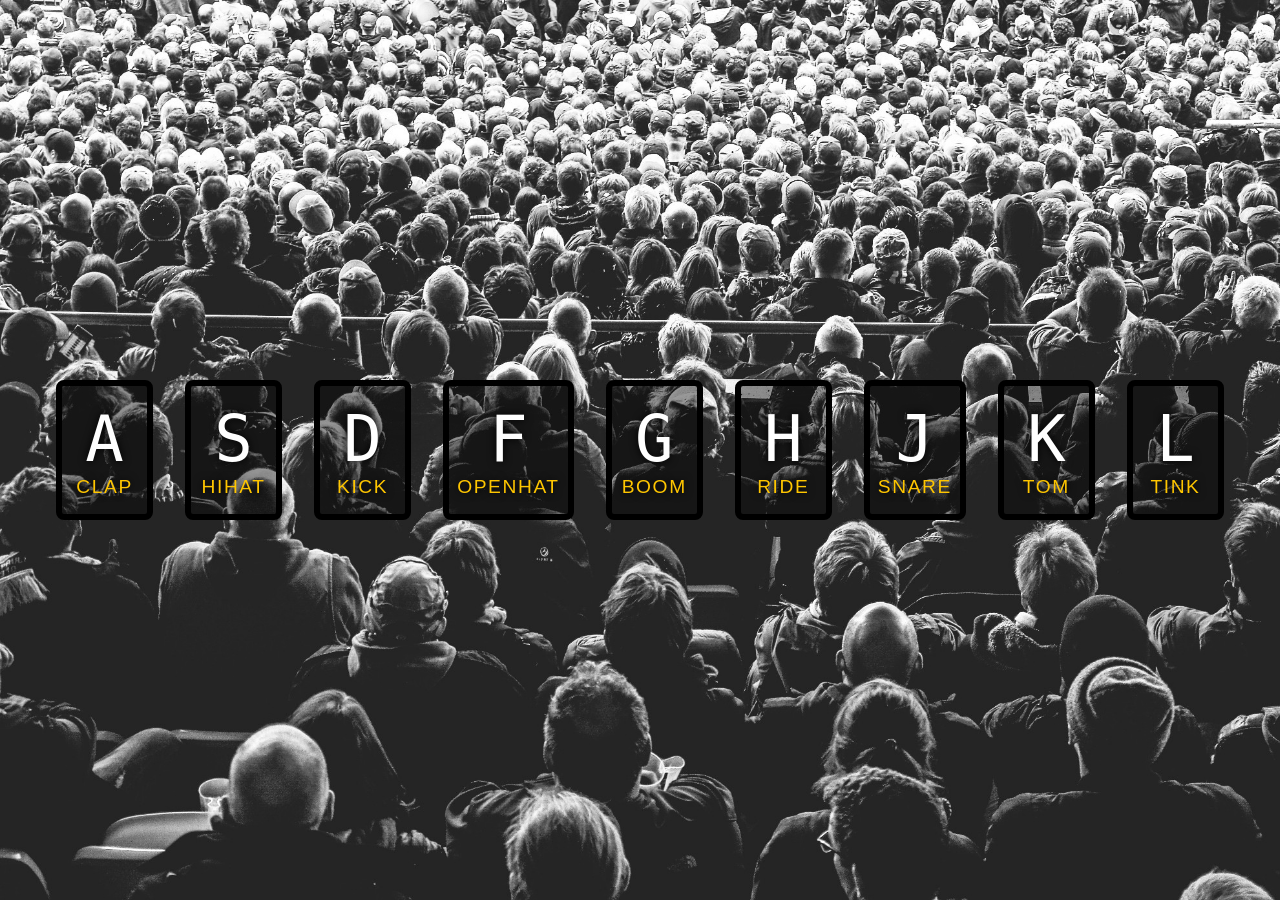
<file: 01_JavaScript_Drum_Kit/index.html>
<!DOCTYPE html>
<html lang="en">
  <head>
    <meta charset="UTF-8" />
    <meta name="viewport" content="width=device-width, initial-scale=1.0" />
    <title>JS Drum Kit</title>
    <link rel="icon" href="https://fav.farm/🔥">
    <link rel="stylesheet" href="style.css" />
  </head>
  <body>
    <div class="container">
      <div class="keys">
        <div data-key="65" class="key">
          <kbd>A</kbd>
          <div class="sound">CLAP</div>
        </div>
        <div data-key="83" class="key">
          <kbd>S</kbd>
          <div class="sound">HIHAT</div>
        </div>
        <div data-key="68" class="key">
          <kbd>D</kbd>
          <div class="sound">KICK</div>
        </div>
        <div data-key="70" class="key">
          <kbd>F</kbd>
          <div class="sound">OPENHAT</div>
        </div>
        <div data-key="71" class="key">
          <kbd>G</kbd>
          <div class="sound">BOOM</div>
        </div>
        <div data-key="72" class="key">
          <kbd>H</kbd>
          <div class="sound">RIDE</div>
        </div>
        <div data-key="74" class="key">
          <kbd>J</kbd>
          <div class="sound">SNARE</div>
        </div>
        <div data-key="75" class="key">
          <kbd>K</kbd>
          <div class="sound">TOM</div>
        </div>
        <div data-key="76" class="key">
          <kbd>L</kbd>
          <div class="sound">TINK</div>
        </div>
      </div>
    </div>

    <!-- Audio Files  -->
    <audio data-key="65" src="sounds/boom.wav"></audio>
    <audio data-key="83" src="sounds/clap.wav"></audio>
    <audio data-key="68" src="sounds/hihat.wav"></audio>
    <audio data-key="70" src="sounds/kick.wav"></audio>
    <audio data-key="71" src="sounds/openhat.wav"></audio>
    <audio data-key="72" src="sounds/ride.wav"></audio>
    <audio data-key="74" src="sounds/snare.wav"></audio>
    <audio data-key="75" src="sounds/tink.wav"></audio>
    <audio data-key="76" src="sounds/tom.wav"></audio>

    <script>
      // write play function
      function playSound(e) {
        // id the key element
        const key = document.querySelector(`.key[data-key="${e.keyCode}"]`);

        // id audio element
        const audio = document.querySelector(`audio[data-key="${e.keyCode}"]`);

        // end function if key is not assigned a sound
        if (!audio) return;

        // add transition to key
        key.classList.add("playing");

        // reset the audio time to beginning
        audio.currentTime = 0;

        // play audio
        audio.play();
      }

      function removeTransition(e) {
        // console.log(e);
        if (e.propertyName != 'transform') return;

        //target event element and remove animation class
        e.target.classList.remove("playing");
      }

      // id all key elements
      const keys = Array.from(document.querySelectorAll(".key"));

      // remove animation after transition ends 
      keys.forEach((key) => {
        key.addEventListener("transitionend", removeTransition);
      });

      // add event listener
      window.addEventListener("keydown", playSound);
    </script>
  </body>
</html>
</file>
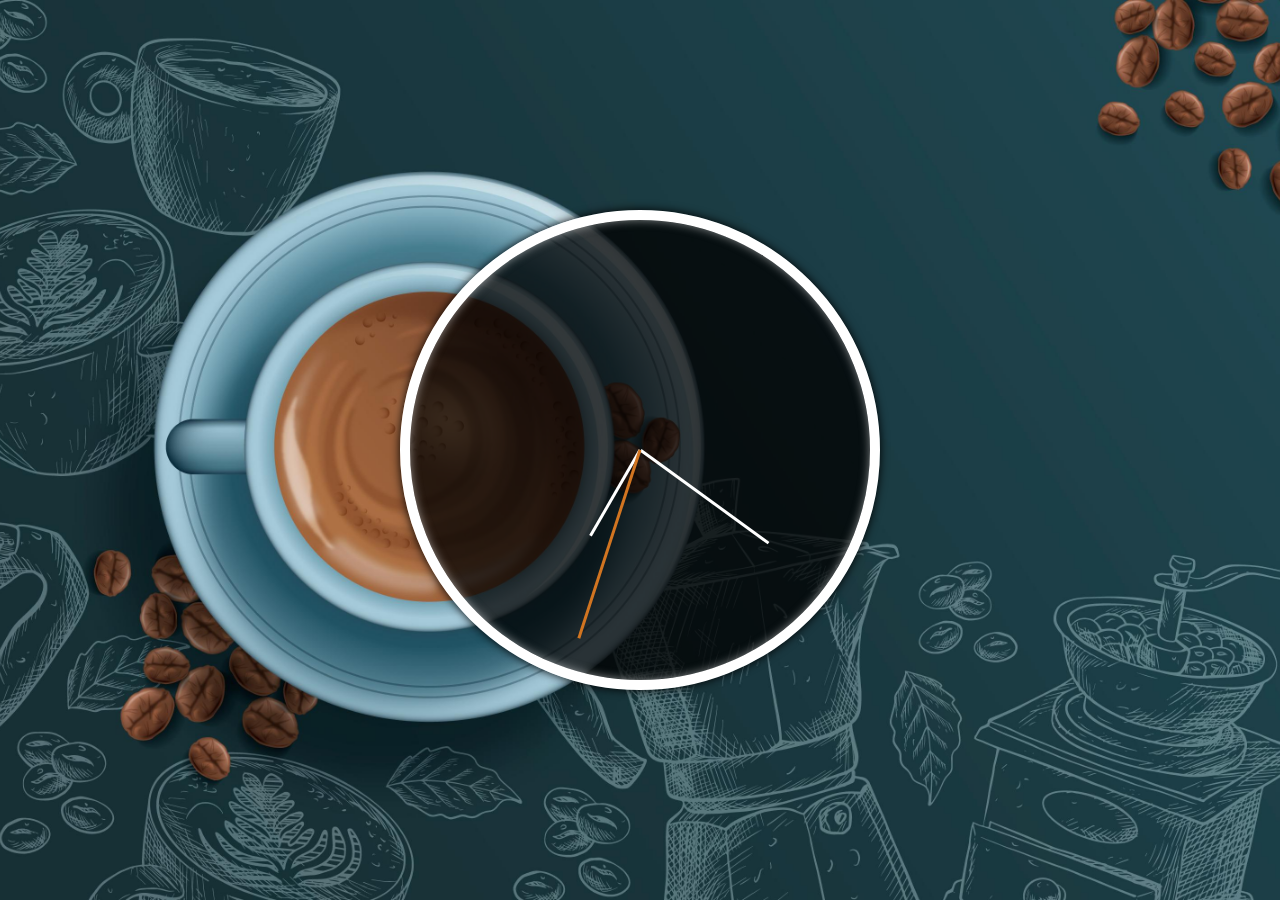
<file: 02_Coffee_Clock/index.html>
<!DOCTYPE html>
<html lang="en">
<head>
    <meta charset="UTF-8">
    <meta name="viewport" content="width=device-width, initial-scale=1.0">
    <link rel="icon" type="image/svg+xml" href="./clock-solid.svg">
    <link rel="stylesheet" href="./style.css">
    <title>Coffee Clock</title>
</head>
<body>
    <div id="clock">
        <div id="clock-face">
            <div class="hand hr-hand"></div>
            <div class="hand min-hand"></div>
            <div class="hand sec-hand"></div>
        </div>
    </div>
    <script src="./clock.js"></script>
</body>
</html>
</file>
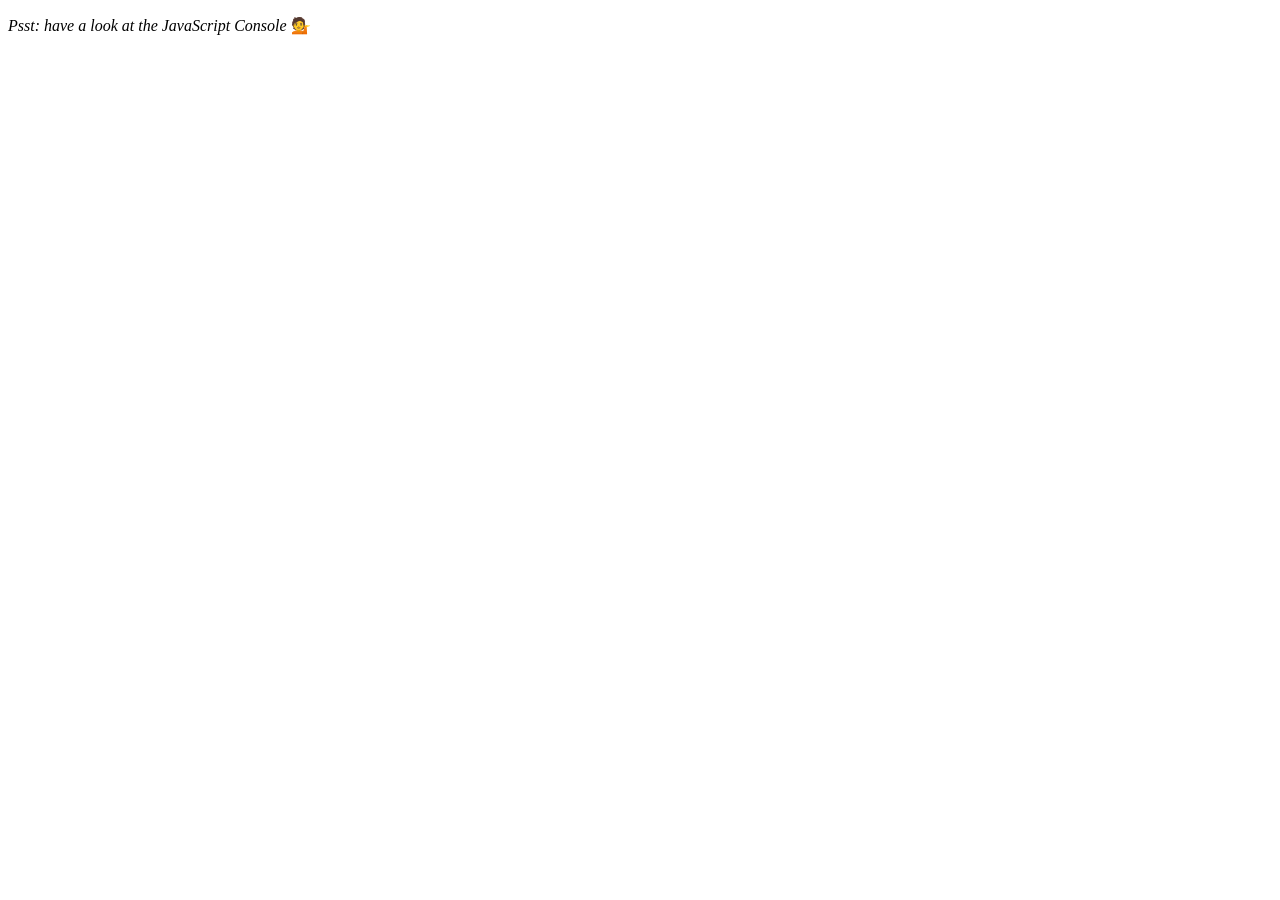
<file: 04_Array_Cardio_Day_1/index.html>
<!DOCTYPE html>
<html lang="en">
  <head>
    <meta charset="UTF-8" />
    <title>Array Cardio 💪</title>
    <link rel="icon" href="https://fav.farm/🔥" />
  </head>
  <body>
    <p><em>Psst: have a look at the JavaScript Console</em> 💁</p>
    <script>
      // Welcome to the array workout!
      // ## Array Cardio Day 1

      // Some data we would work with

      const inventors = [
        { first: "Albert", last: "Einstein", year: 1879, passed: 1955 },
        { first: "Isaac", last: "Newton", year: 1643, passed: 1727 },
        { first: "Galileo", last: "Galilei", year: 1564, passed: 1642 },
        { first: "Marie", last: "Curie", year: 1867, passed: 1934 },
        { first: "Johannes", last: "Kepler", year: 1571, passed: 1630 },
        { first: "Nicolaus", last: "Copernicus", year: 1473, passed: 1543 },
        { first: "Max", last: "Planck", year: 1858, passed: 1947 },
        { first: "Katherine", last: "Blodgett", year: 1898, passed: 1979 },
        { first: "Ada", last: "Lovelace", year: 1815, passed: 1852 },
        { first: "Sarah E.", last: "Goode", year: 1855, passed: 1905 },
        { first: "Lise", last: "Meitner", year: 1878, passed: 1968 },
        { first: "Hanna", last: "Hammarström", year: 1829, passed: 1909 },
      ];

      const people = [
        "Bernhard, Sandra",
        "Bethea, Erin",
        "Becker, Carl",
        "Bentsen, Lloyd",
        "Beckett, Samuel",
        "Blake, William",
        "Berger, Ric",
        "Beddoes, Mick",
        "Beethoven, Ludwig",
        "Belloc, Hilaire",
        "Begin, Menachem",
        "Bellow, Saul",
        "Benchley, Robert",
        "Blair, Robert",
        "Benenson, Peter",
        "Benjamin, Walter",
        "Berlin, Irving",
        "Benn, Tony",
        "Benson, Leana",
        "Bent, Silas",
        "Berle, Milton",
        "Berry, Halle",
        "Biko, Steve",
        "Beck, Glenn",
        "Bergman, Ingmar",
        "Black, Elk",
        "Berio, Luciano",
        "Berne, Eric",
        "Berra, Yogi",
        "Berry, Wendell",
        "Bevan, Aneurin",
        "Ben-Gurion, David",
        "Bevel, Ken",
        "Biden, Joseph",
        "Bennington, Chester",
        "Bierce, Ambrose",
        "Billings, Josh",
        "Birrell, Augustine",
        "Blair, Tony",
        "Beecher, Henry",
        "Biondo, Frank",
      ];

      // Array.prototype.filter()
      // 1. Filter the list of inventors for those who were born in the 1500's
      const fifties = inventors.filter(
        (inventor) => inventor.year >= 1500 && inventor.year < 1600
      );
      console.table(fifties);

      // Array.prototype.map()
      // 2. Give us an array of the inventors first and last names
      const inventorsArr = inventors.map(
        (inventor) => `${inventor.first} ${inventor.last}`
      );

      console.table(inventorsArr);

      // Array.prototype.sort()
      // 3. Sort the inventors by birthdate, oldest to youngest
      const sortedInventorsByBirth = inventors.sort((a, b) =>
        a.year > b.year ? 1 : -1
      );

      console.table(sortedInventorsByBirth);

      // Array.prototype.reduce()
      // 4. How many years did all the inventors live all together?
      const totalLifespan = inventors.reduce((total, inventor) => {
        return (total += inventor.passed - inventor.year);
      }, 0);

      console.log("\n"); //new line
      console.log(totalLifespan);

      // 5. Sort the inventors by years lived
      const inventorsWithAge = inventors;

      inventorsWithAge.map(
        (inventor) => (inventor["age"] = inventor.passed - inventor.year)
      );

      //   console.table(inventorsWithAge);

      const sortedInventorsByAge = inventorsWithAge.sort((a, b) =>
        a.age > b.age ? -1 : 1
      );

      console.table(sortedInventorsByAge);

      // 6. create a list of Boulevards in Paris that contain 'de' anywhere in the name
      // https://en.wikipedia.org/wiki/Category:Boulevards_in_Paris

      //? Perform in the console on webpage

      // const category = document.querySelector(".mw-category");

      // const links = Array.from(category.querySelectorAll("a"));

      // const de = links
      //   .map((link) => link.textContent)
      //   .filter((link) => link.includes("de"));

      // 7. sort Exercise
      // Sort the people alphabetically by last name

      const alpha = people.sort((lastName, nextName) => {
        [aFirst, aLast] = lastName.split(", ");
        [bFirst, bLast] = nextName.split(", ");
        return aLast > bLast ? 1 : -1;
      });

      console.table(alpha);

      //? Longer method

      // const peopleArr = people
      //   .map((person) => [fname, lname] = person.split(", "))
      //   .sort((a, b) => (a[1] > b[1] ? 1 : -1))
      //   .map((person) => `${person[0]} ${person[1]}`);

      // console.table(peopleArr);

      // 8. Reduce Exercise
      // Sum up the instances of each of these
      const data = [
        "car",
        "car",
        "truck",
        "truck",
        "bike",
        "walk",
        "car",
        "van",
        "bike",
        "walk",
        "car",
        "van",
        "car",
        "truck",
      ];

      const dataObj = data.reduce((accumulator, element) => {
        if (!accumulator[element]) {
          accumulator[element] = 1;
        } else {
          accumulator[element] += 1;
        }

        return accumulator;
      }, {});

      console.log(dataObj);
    </script>
  </body>
</html>
</file>
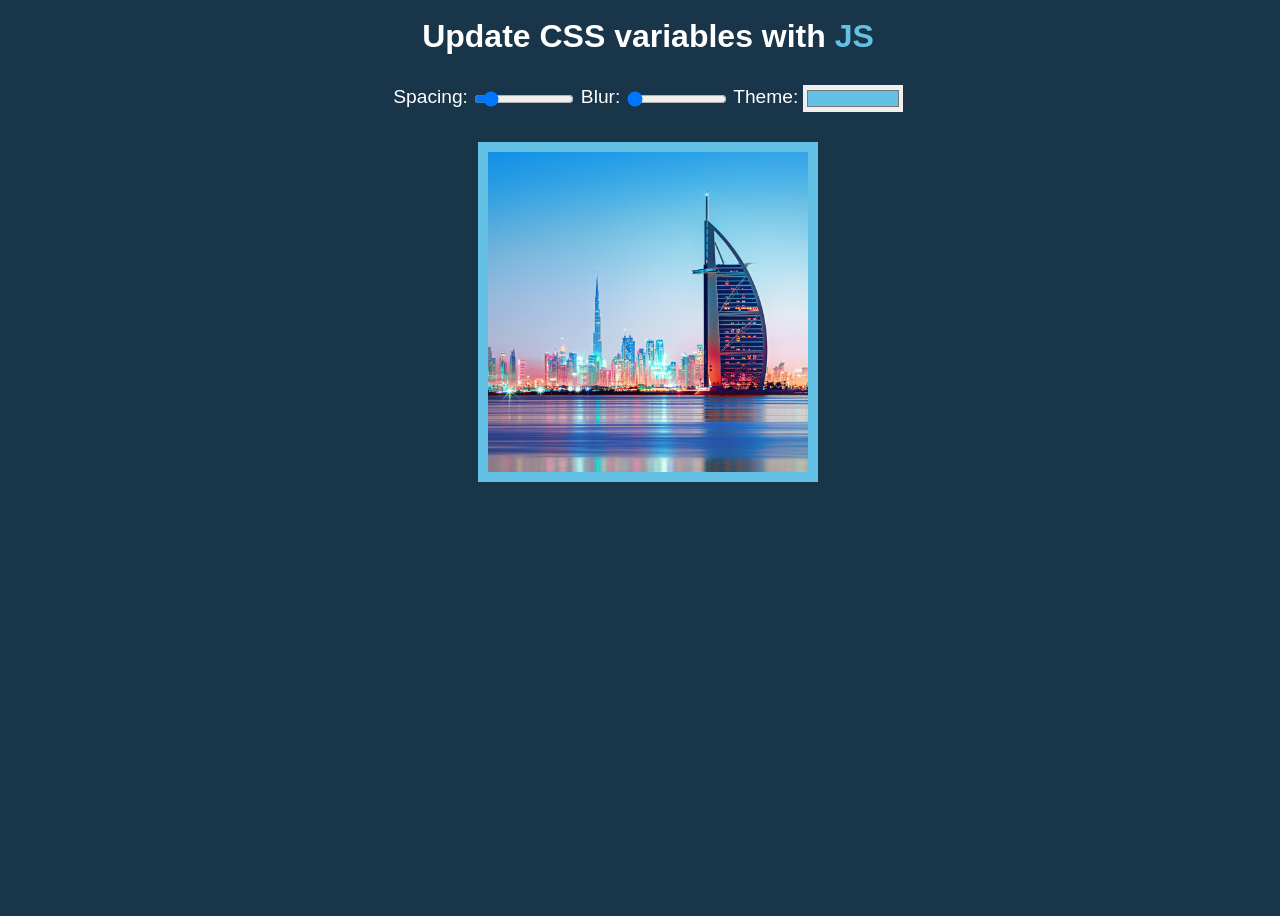
<file: Practice/index.html>
<!DOCTYPE html>
<html lang="en">
  <head>
    <meta charset="UTF-8" />
    <meta name="viewport" content="width=device-width, initial-scale=1.0" />
    <title>Practice</title>
    <!-- <link rel="icon" href="./cityIcon.png"> -->
  </head>
  <body>
    <div class="container">
      <h1>Update CSS variables with <span class="hl">JS</span></h1>
      <div class="controls">
        <label for="spacing">Spacing:</label>
        <input
          type="range"
          id="spacing"
          name="spacing"
          value="10"
          min="0"
          max="100" 
          data-sizing="px"
        />

        <label for="blur">Blur:</label>
        <input
          type="range"
          id="blur"
          name="blur"
          value="0"
          min="0"
          max="25"
          data-sizing="px"
        />

        <label for="theme">Theme:</label>
        <input
          type="color"
          id="theme"
          name="theme"
          value="#62c1e5"
        />
      </div>

      <img src="./dubai-skyline.jpeg" alt="Dubai Skyline" />
    </div>

    <style>
      :root {
        --spacing: 10px;
        --blur: 0px;
        --theme: #62c1e5;
      }

      html {
        padding: 0;
        margin: 0;
        box-sizing: border-box;
      }

      body {
        width: 100%;
        min-height: 100vh;
        background-color: #193549;
        color: white;
        text-align: center;
        font-family: "helvetica neue", sans-serif;
        font-weight: 100;
      }

      .container {
        width: 100%;
        height: 100%;
        display: flex;
        flex-direction: column;
        align-items: center;
      }

      h1 {
        margin: 10px 0 0;
      }

      .hl {
        color: var(--theme);
      }

      .controls {
        margin: 20px;
        padding: 10px;
      }

      label {
        display: inline-block;
        /* margin: 0 5px; */
        font-size: 1.2em;
      }

      input {
        border: none;
        cursor: pointer;
        display: inline-block;
        vertical-align: middle;
        width: 100px;
      }

      img {
        width: 20rem;
        height: auto;
        padding: var(--spacing);
        background-color: var(--theme);
        filter: blur(var(--blur));
      }
    </style>

    <script>
      const controls = document.querySelectorAll(".controls input");
      // console.log(controls);

      function handleUpdate() {
        const suffix = this.dataset.sizing || "";
        document.documentElement.style.setProperty(
          `--${this.name}`,
          this.value + suffix
        );
        // console.log(`${this.value}`);
      }

      controls.forEach((control) => {
        control.addEventListener("change", handleUpdate);
      });
      controls.forEach((control) => {
        control.addEventListener("mousemove", handleUpdate);
      });
    </script>
  </body>
</html>
</file>
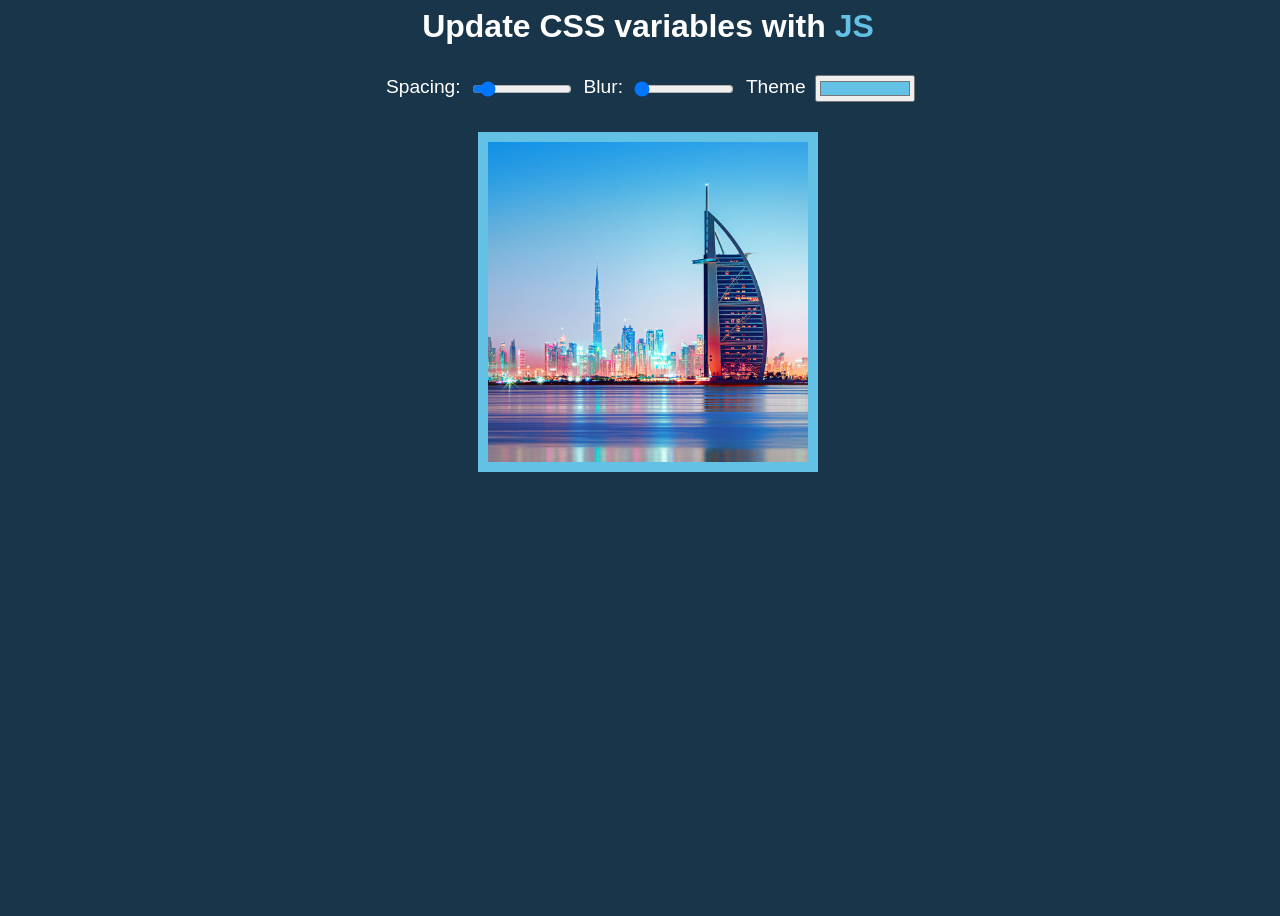
<file: 03_CSS_Variables/dubai_skyline.html>
<!DOCTYPE html>
<html lang="en">
  <head>
    <meta charset="UTF-8" />
    <meta name="viewport" content="width=device-width, initial-scale=1.0" />
    <title>CSS Variables and JS</title>
    <link rel="icon" href="./cityIcon.png" />
  </head>
  <body>
    <h1>Update CSS variables with <span class="hl">JS</span></h1>

    <div class="container">
      <div class="controls">
        <label for="spacing">Spacing:</label>
        <input
          id="spacing"
          name="spacing"
          type="range"
          min="0"
          max="100"
          value="10"
          data-sizing="px"
        />

        <label for="blur">Blur:</label>
        <input
          id="blur"
          name="blur"
          type="range"
          min="0"
          max="25"
          value="0"
          data-sizing="px"
        />

        <label for="theme">Theme</label>
        <input type="color" name="theme" id="theme" value="#62c1e5" />
      </div>

      <img src="./dubai-skyline.jpeg" alt="" />
    </div>

    <style>
      :root {
        --spacing: 10px;
        --blur: 0px;
        --theme: #62c1e5;
      }

      html {
        padding: 0;
        margin: 0;
        box-sizing: border-box;
      }

      body {
        width: 100%;
        min-height: 100vh;
        text-align: center;
        background-color: #193549;
        color: white;
        font-family: "helvetica neue", sans-serif;
        font-weight: 100;
        /* font-size: 50px; */
      }
      /**Edit start**/
      label {
        display: inline-block;
        margin: 0 5px;
        font-size: 1.2em;
      }

      input {
        width: 100px;
        /* border: none; */
        cursor: pointer;
        display: inline-block;
        vertical-align: middle;
      }
      /**Edit end**/
      h1 {
        margin: 0;
      }

      .container {
        width: 100%;
        height: 100%;
        display: flex;
        flex-direction: column;
        align-items: center;
      }

      .controls {
        margin: 10px;
        padding: 20px;
      }

      .hl {
        color: var(--theme);
      }

      img {
        padding: var(--spacing);
        filter: blur(var(--blur));
        background-color: var(--theme);
        width: 20rem;
        height: auto;
      }
    </style>

    <script>
      const controls = document.querySelectorAll(".controls input");
      // console.log(controls);

      function handleUpdate() {
        const suffix = this.dataset.sizing || "";
        // console.log(sizing);
        // console.log(this.name);
        document.documentElement.style.setProperty(
          `--${this.name}`,
          this.value + suffix
        );
      }

      controls.forEach((input) =>
        input.addEventListener("change", handleUpdate)
      );
      controls.forEach((input) =>
        input.addEventListener("mousemove", handleUpdate)
      );
    </script>
  </body>
</html>
</file>
<file: 01_JavaScript_Drum_Kit/style.css>
* {
  margin: 0;
  padding: 0;
  box-sizing: border-box;
}

body {
  width: 100%;
  background: url("background.jpg");
  background-size: cover;
  font-size: 10px;
  font-family: sans-serif;
}

.container {
  width: 100%;
  min-height: 100vh;
  display: flex;
  justify-content: center;
  align-items: center;
}

.keys {
  display: flex;
  /* flex: 1; */
  flex-wrap: wrap;
  justify-content: center;
  align-items: center;
  width: 100%;
  margin: 20px;
  padding: 20px;
}

.key {
  margin: 1rem;
  padding: 1rem 0.5rem;
  text-align: center;
  border: 0.4rem solid black;
  border-radius: 0.5rem;
  background-color: rgba(0, 0, 0, 0.4);
  text-shadow: 0 0 0.5rem black;
  flex: 1 1 5rem;
  transition: all 0.1s ease;
}

kbd {
  color: white;
  display: block;
  font-size: 4rem;
}

.sound {
  color: #ffc600;
  font-size: 1.2rem;
  letter-spacing: 0.1rem;
}

.playing {
    transform: scale(1.1);
    border-color: #ffc600;
    box-shadow: 0 0 1rem #ffc600;
}
</file>
<file: 02_Coffee_Clock/style.css>
* {
  margin: 0;
  padding: 0;
  box-sizing: border-box;
}

body {
  width: 100%;
  min-height: 100vh;
  background-image: url("./clock_wallpaper.jpg");
  background-size: cover;
  background-repeat: no-repeat;
  background-position: center;
  display: flex;
  flex: 1;
  align-items: center;
  justify-content: center;
  font-family: "helvetica neue";
  font-size: 2rem;
  text-align: center;
}

#clock {
  width: 30rem;
  /* height: 30rem; */
  border: 10px solid white;
  border-radius: 50%;
  margin: 50px auto;
  padding: 2rem;
  position: relative;
  background-color: rgba(0, 0, 0, 0.75);
  /* box-shadow: 0 0 0 4px rgba(0, 0, 0, 0.1), inset 0 0 0 3px #efefef,
    inset 0 0 10px black, 0 0 10px rgba(0, 0, 0, 0.2); */
  box-shadow: 0 0 10px rgba(0, 0, 0, 1), inset 0 0 10px rgba(253, 253, 253, 0.5);
}

#clock-face {
  width: 100%;
  height: 100%;
  position: relative;
  transform: translateY(
    -1.5px
  ); /*Accounts for the height of the clock hand: 3px*/
}

.hand {
  /* width: 50%; */
  height: 3px;
  background-color: white;
  position: absolute;
  top: 50%;
  transform-origin: 100%;
  /* transform: rotate(90deg); */
  transition: all 0.05s;
  transition-timing-function: cubic-bezier(0.1, 2.7, 0.58, 1);
  right: 50%; /* To center the hand using absolute position */
}

.sec-hand {
  width: 50%;
  z-index: 3;
  background-color: #d27521;
}
.min-hand {
  width: 40%;
  z-index: 2;
}
.hr-hand {
  width: 25%;
  z-index: 1;
}
</file>
